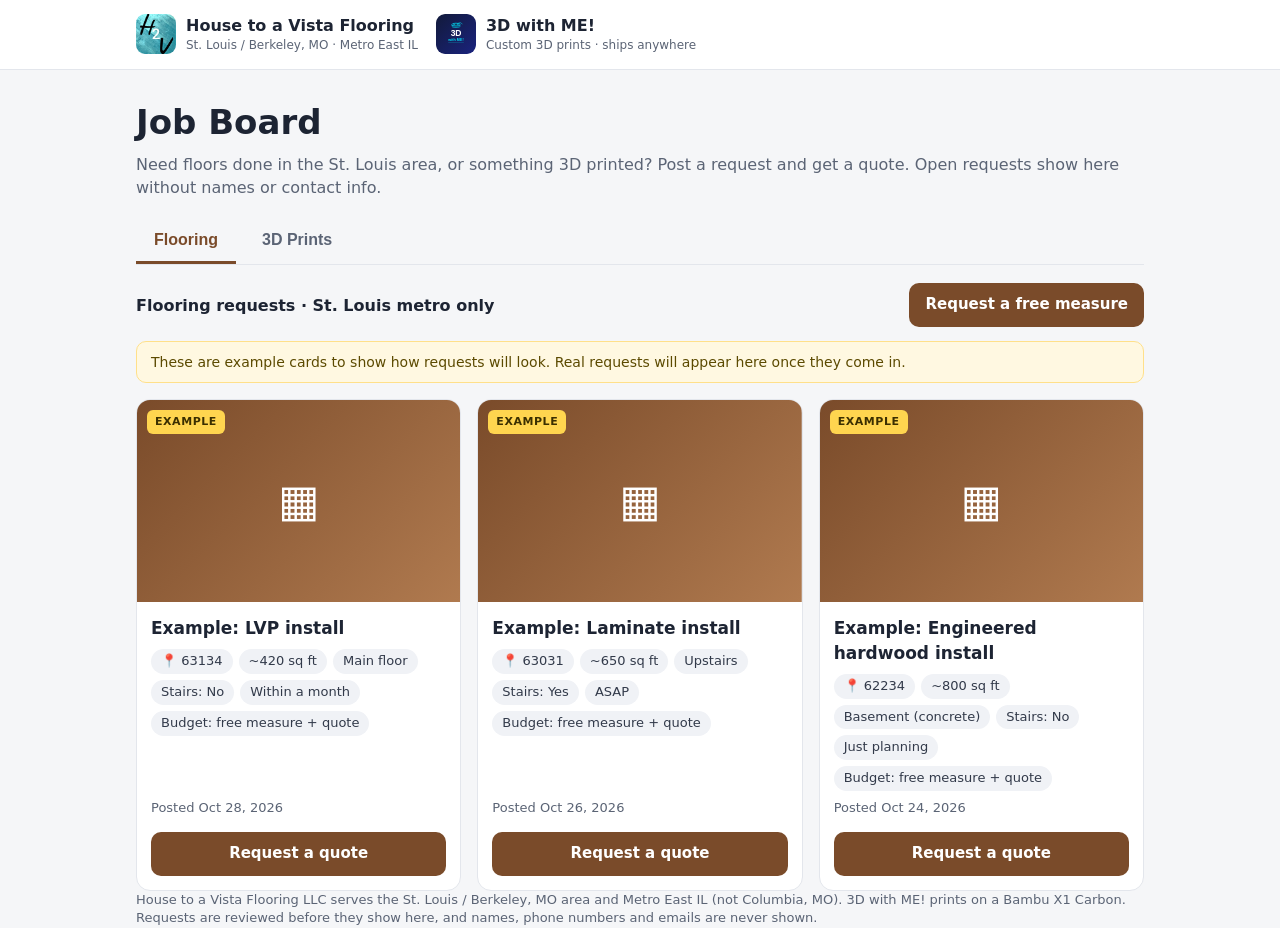
<file: index.html>
<!doctype html>
<html lang="en">
<head>
<meta charset="utf-8">
<meta name="viewport" content="width=device-width,initial-scale=1">
<title>Job Board | House to a Vista Flooring + 3D with ME!</title>
<meta name="description" content="Request flooring work in the St. Louis area or a custom 3D print. Open requests from House to a Vista Flooring and 3D with ME!">
<link rel="stylesheet" href="styles.css">
<link rel="icon" href="3dwithme-logo.svg">
</head>
<body>
<header class="site"><div class="wrap">
  <div class="brands">
    <a class="brand" href="flooring.html"><img src="h2v-logo.svg" alt="House to a Vista logo"><span>House to a Vista Flooring<small>St. Louis / Berkeley, MO · Metro East IL</small></span></a>
    <a class="brand" href="print.html"><img src="3dwithme-logo.svg" alt=""><span>3D with ME!<small>Custom 3D prints · ships anywhere</small></span></a>
  </div>
</div></header>

<main class="wrap">
  <h1>Job Board</h1>
  <p class="lede">Need floors done in the St. Louis area, or something 3D printed? Post a request and get a quote. Open requests show here without names or contact info.</p>

  <div class="tabs" role="tablist">
    <button class="tab t-floor" role="tab" id="tab-flooring" aria-controls="panel-flooring" aria-selected="true">Flooring</button>
    <button class="tab t-print" role="tab" id="tab-print" aria-controls="panel-print" aria-selected="false">3D Prints</button>
  </div>

  <section id="panel-flooring" role="tabpanel" aria-labelledby="tab-flooring">
    <div class="panel-head">
      <strong>Flooring requests · St. Louis metro only</strong>
      <a class="btn floor" href="flooring.html">Request a free measure</a>
    </div>
    <p class="note" id="note-flooring" hidden></p>
    <div class="grid" id="grid-flooring"></div>
  </section>

  <section id="panel-print" role="tabpanel" aria-labelledby="tab-print" hidden>
    <div class="panel-head">
      <strong>Custom 3D print requests · local pickup or shipped</strong>
      <a class="btn print" href="print.html">Request a custom print</a>
    </div>
    <p class="note" id="note-print" hidden></p>
    <div class="grid" id="grid-print"></div>
  </section>
</main>
<footer class="wrap">House to a Vista Flooring LLC serves the St. Louis / Berkeley, MO area and Metro East IL (not Columbia, MO). 3D with ME! prints on a Bambu X1 Carbon. Requests are reviewed before they show here, and names, phone numbers and emails are never shown.</footer>

<script src="config.js"></script>
<script src="board.js"></script>
</body>
</html>
</file>
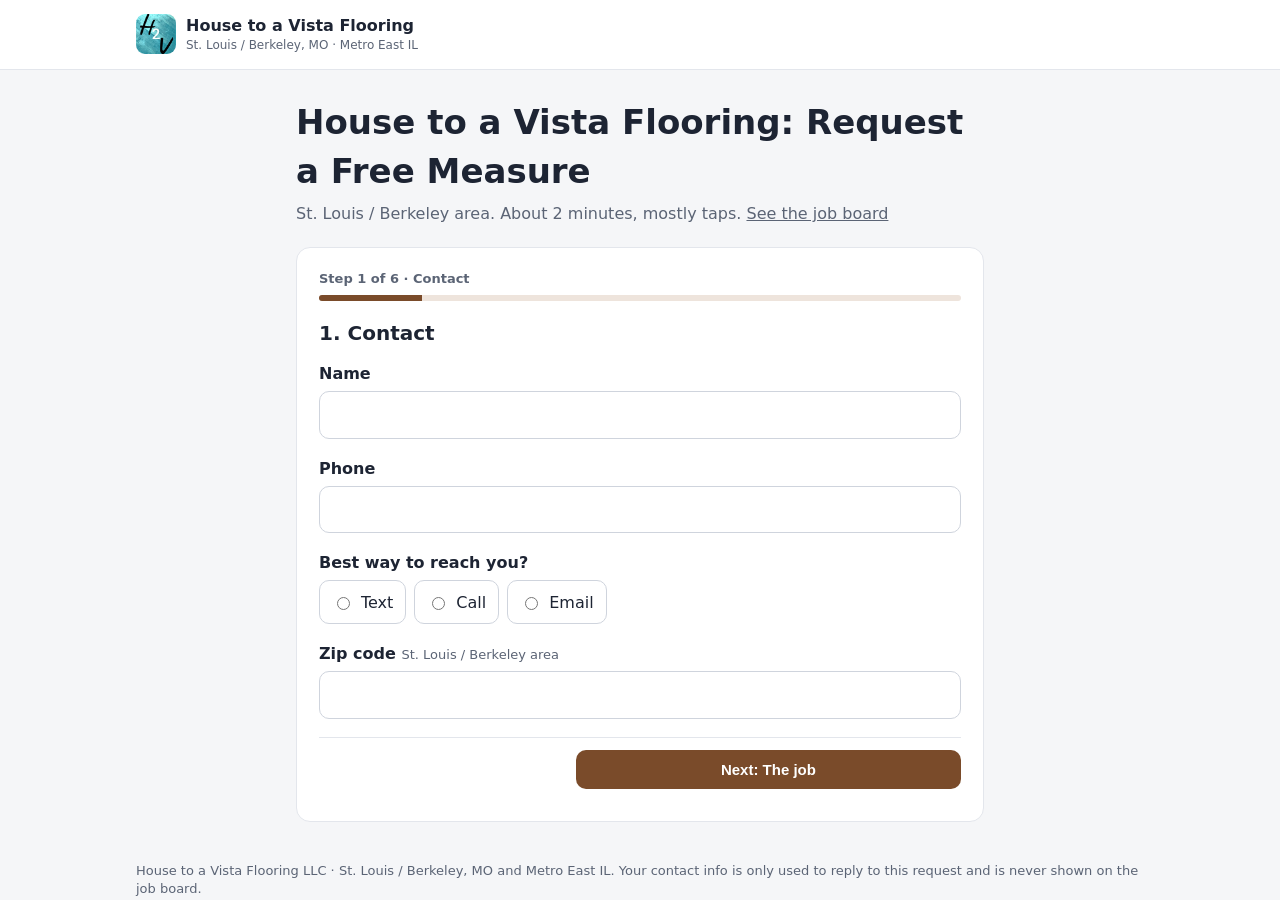
<file: flooring.html>
<!doctype html>
<html lang="en">
<head>
<meta charset="utf-8">
<meta name="viewport" content="width=device-width,initial-scale=1">
<title>House to a Vista Flooring: Request a Free Measure</title>
<link rel="stylesheet" href="styles.css">
<link rel="icon" type="image/png" href="[data-uri]">
</head>
<body>
<header class="site"><div class="wrap">
  <div class="brands">
    <a class="brand" href="index.html"><img src="h2v-logo.svg" alt="House to a Vista logo"><span>House to a Vista Flooring<small>St. Louis / Berkeley, MO · Metro East IL</small></span></a>
  </div>
</div></header>

<main class="wrap" style="max-width:720px">
  <h1>House to a Vista Flooring: Request a Free Measure</h1>
  <p class="lede">St. Louis / Berkeley area. About 2 minutes, mostly taps. <a href="index.html">See the job board</a></p>
  <form class="formcard wizard" id="f" data-kind="flooring" novalidate>
    <div class="hp" aria-hidden="true"><label>Website <input type="text" name="website" tabindex="-1" autocomplete="off"></label></div>
    <div class="progress" aria-live="polite"><div class="progress-text" id="progText">Step 1 of 6 · Contact</div><div class="bar"><span id="progBar" style="width:16%"></span></div></div>
<fieldset class="step" data-step="1" data-title="Contact"><legend>1. Contact</legend>
<div class="field"><label class="lbl" for="name">Name</label><input type="text" id="name" name="name" autocomplete="name" required><div class="err">Please enter your name.</div></div>
<div class="field"><label class="lbl" for="phone">Phone</label><input type="tel" id="phone" name="phone" autocomplete="tel" inputmode="tel" required><div class="err">Please enter a phone number with area code.</div></div>
<div class="field "><span class="lbl">Best way to reach you?</span><div class="choices"><label><input type="radio" name="contact" value="Text" required> Text</label><label><input type="radio" name="contact" value="Call"> Call</label><label><input type="radio" name="contact" value="Email"> Email</label></div><div class="err">Please pick one.</div></div>
<div class="field" id="emailField" hidden><label class="lbl" for="email">Email</label><input type="email" id="email" name="email" autocomplete="email"><div class="err">Please enter a valid email.</div></div>
<div class="field"><label class="lbl" for="zip">Zip code <span class="hint">St. Louis / Berkeley area</span></label><input type="text" id="zip" name="zip" inputmode="numeric" maxlength="5" autocomplete="postal-code" required><div class="err" id="ziperr">Please enter a 5-digit zip code.</div></div>
<div class="stepnav"><span></span><button type="button" class="btn floor" data-next>Next: The job</button></div></fieldset>
<fieldset class="step" data-step="2" data-title="The job" hidden><legend>2. The job</legend>
<div class="field "><span class="lbl">What new floor do you want? <span class="hint">Pick all that apply</span></span><div class="choices"><label><input type="checkbox" name="newFloor" value="Vinyl plank (LVP)" required> Vinyl plank (LVP)</label><label><input type="checkbox" name="newFloor" value="Vinyl tile (LVT)"> Vinyl tile (LVT)</label><label><input type="checkbox" name="newFloor" value="Laminate"> Laminate</label><label><input type="checkbox" name="newFloor" value="Engineered hardwood"> Engineered hardwood</label><label><input type="checkbox" name="newFloor" value="Solid hardwood"> Solid hardwood</label><label><input type="checkbox" name="newFloor" value="Ceramic or porcelain tile"> Ceramic or porcelain tile</label><label><input type="checkbox" name="newFloor" value="Not sure yet"> Not sure yet</label><label><input type="checkbox" name="newFloor" value="Removal or repair only"> Removal or repair only</label></div><div class="err">Pick at least one (or "Not sure yet").</div></div>
<div class="field"><label class="lbl" for="rooms">Rooms and approx. square feet</label><textarea id="rooms" name="rooms" required placeholder="e.g. Living room 15x18, hallway 3x12, kitchen about 150 sq ft"></textarea><div class="hint">Length x width per room is fine, or a guess. We measure for free.</div><div class="err">Please list the rooms (a guess is fine).</div></div>
<div class="field "><span class="lbl">What's on the floor now? <span class="hint">Pick all that apply</span></span><div class="choices"><label><input type="checkbox" name="currentFloor" value="Carpet" required> Carpet</label><label><input type="checkbox" name="currentFloor" value="Nailed-down hardwood"> Nailed-down hardwood</label><label><input type="checkbox" name="currentFloor" value="Glued-down floor (vinyl or wood)"> Glued-down floor (vinyl or wood)</label><label><input type="checkbox" name="currentFloor" value="Floating floor (clicks together: laminate or vinyl plank)"> Floating floor (clicks together: laminate or vinyl plank)</label><label><input type="checkbox" name="currentFloor" value="Tile"> Tile</label><label><input type="checkbox" name="currentFloor" value="Bare concrete or plywood"> Bare concrete or plywood</label><label><input type="checkbox" name="currentFloor" value="Not sure" data-exclusive="1"> Not sure</label></div><div class="err">Pick at least one (or "Not sure").</div></div>
<div class="field "><span class="lbl">Do we need to tear out the old floor?</span><div class="choices"><label><input type="radio" name="tearOut" value="Yes, all of it" required> Yes, all of it</label><label><input type="radio" name="tearOut" value="Some of it"> Some of it</label><label><input type="radio" name="tearOut" value="No, it&#x27;s already gone"> No, it&#x27;s already gone</label><label><input type="radio" name="tearOut" value="Not sure"> Not sure</label></div><div class="err">Please pick one.</div></div>
<div class="field "><span class="lbl">Which level? <span class="hint">Pick all that apply</span></span><div class="choices"><label><input type="checkbox" name="level" value="Main floor" required> Main floor</label><label><input type="checkbox" name="level" value="Upstairs"> Upstairs</label><label><input type="checkbox" name="level" value="Basement (concrete)"> Basement (concrete)</label><label><input type="checkbox" name="level" value="Not sure" data-exclusive="1"> Not sure</label></div><div class="err">Pick at least one (or "Not sure").</div></div>
<p class="softnote" id="basementNote" hidden>Heads up: solid hardwood can't go in basements because of moisture. Engineered hardwood or vinyl plank are great basement options, and we can talk it through at the measure.</p>
<div class="field "><span class="lbl">Any uneven, soft or bouncy spots? <span class="hint">(optional)</span></span><div class="choices"><label><input type="radio" name="uneven" value="No"> No</label><label><input type="radio" name="uneven" value="A little"> A little</label><label><input type="radio" name="uneven" value="Yes, noticeably"> Yes, noticeably</label><label><input type="radio" name="uneven" value="Not sure"> Not sure</label></div><div class="hint" style="margin-top:6px">Unexpected leveling may cost extra.</div></div>
<div class="stepnav"><button type="button" class="btn ghost" data-back>Back</button><button type="button" class="btn floor" data-next>Next: Stairs & trim</button></div></fieldset>
<fieldset class="step" data-step="3" data-title="Stairs & trim" hidden><legend>3. Stairs & trim</legend>
<div class="field "><span class="lbl">Any stairs getting new flooring?</span><div class="choices"><label><input type="radio" name="stairs" value="No" required> No</label><label><input type="radio" name="stairs" value="Yes"> Yes</label><label><input type="radio" name="stairs" value="Not sure"> Not sure</label></div><div class="err">Please pick one.</div></div>
<div class="field" id="stepsField" hidden><label class="lbl" for="steps">How many steps?</label><input type="number" id="steps" name="steps" min="1" max="60" inputmode="numeric" placeholder="e.g. 13"><div class="err">How many steps (a guess is fine)?</div></div>
<div class="field "><span class="lbl">Is there a step-down or a single top step that needs a nose piece? <span class="hint">(optional)</span></span><div class="choices"><label><input type="radio" name="nosing" value="Yes"> Yes</label><label><input type="radio" name="nosing" value="No"> No</label><label><input type="radio" name="nosing" value="Not sure"> Not sure</label></div><div class="hint" style="margin-top:6px">A nose piece is the rounded trim that covers the edge of a step.</div></div>
<div class="field "><span class="lbl">Doorways or openings where the new floor meets another floor <span class="hint">(optional)</span></span><div class="choices numrow"><input type="number" id="transitions" name="transitions" min="0" max="50" inputmode="numeric" placeholder="How many?"><label><input type="checkbox" name="transitionsNotSure" value="Not sure"> Not sure</label></div></div>
<div class="field "><span class="lbl">Baseboards</span><div class="choices"><label><input type="radio" name="baseboards" value="Keep mine" required> Keep mine</label><label><input type="radio" name="baseboards" value="Replace"> Replace</label><label><input type="radio" name="baseboards" value="Not sure"> Not sure</label></div><div class="err">Please pick one.</div></div>
<div class="field "><span class="lbl">Quarter-round <span class="hint">(optional)</span></span><div class="hint" style="margin-bottom:6px">Quarter-round is the small trim at the bottom of the baseboards that covers the gap at the floor's edge.</div><div class="choices"><label><input type="radio" name="quarterRound" value="None"> None</label><label><input type="radio" name="quarterRound" value="Painted white"> Painted white</label><label><input type="radio" name="quarterRound" value="Match the floor"> Match the floor</label><label><input type="radio" name="quarterRound" value="Not sure"> Not sure</label></div></div>
<div class="stepnav"><button type="button" class="btn ghost" data-back>Back</button><button type="button" class="btn floor" data-next>Next: Material & extras</button></div></fieldset>
<fieldset class="step" data-step="4" data-title="Material & extras" hidden><legend>4. Material & extras</legend>
<div class="field "><span class="lbl">Who's buying the flooring?</span><div class="choices"><label><input type="radio" name="whoBuys" value="I already have it" required> I already have it</label><label><input type="radio" name="whoBuys" value="I&#x27;ll pick it out, you buy it"> I&#x27;ll pick it out, you buy it</label><label><input type="radio" name="whoBuys" value="Recommend something for me"> Recommend something for me</label></div><div class="err">Please pick one.</div></div>
<div class="field" id="storeField" hidden><span class="lbl">Which store? <span class="hint">(optional)</span></span><div class="choices"><label><input type="radio" name="store" value="Home Depot"> Home Depot</label><label><input type="radio" name="store" value="Lowe&#x27;s"> Lowe&#x27;s</label><label><input type="radio" name="store" value="Floor &amp; Decor"> Floor &amp; Decor</label><label><input type="radio" name="store" value="Other"> Other</label></div></div>
<div class="field "><span class="lbl">Furniture pieces we need to move <span class="hint">(optional)</span></span><input type="number" id="furniture" name="furniture" min="0" max="100" inputmode="numeric" placeholder="e.g. 6 (0 if none)"><div class="hint" style="margin-top:6px">We can't move pianos, pool tables, or grandfather clocks.</div></div>
<div class="field "><span class="lbl">Any appliances to move? (fridge, stove, washer) <span class="hint">(optional)</span></span><div class="choices"><label><input type="radio" name="appliances" value="Yes"> Yes</label><label><input type="radio" name="appliances" value="No"> No</label><label><input type="radio" name="appliances" value="Not sure"> Not sure</label></div></div>
<div class="stepnav"><button type="button" class="btn ghost" data-back>Back</button><button type="button" class="btn floor" data-next>Next: Photos</button></div></fieldset>
<fieldset class="step" data-step="5" data-title="Photos" hidden><legend>5. Photos</legend>
<div class="field"><label class="lbl" for="photos">Photos <span class="hint">(up to 5, optional but they really help)</span></label><ul class="checklist"><li>A wide shot of each room from a corner</li><li>A close-up of the current floor</li><li>Doorways, or where it meets another floor</li><li>Stairs: from the bottom, plus a close-up of a step's edge</li><li>Any damage, soft spots or uneven areas</li></ul><input type="file" id="photos" name="photos" accept="image/*" multiple data-max="5"><div class="previews" id="photos-list"></div><div class="err">Up to 5 photos, please.</div></div>
<div class="field"><label class="lbl" for="notes">Anything else? <span class="hint">(optional)</span></label><textarea id="notes" name="notes" placeholder="Pets, parking, best days for the free measure..."></textarea></div>
<div class="stepnav"><button type="button" class="btn ghost" data-back>Back</button><button type="button" class="btn floor" data-next>Next: Timing</button></div></fieldset>
<fieldset class="step" data-step="6" data-title="Timing" hidden><legend>6. Timing</legend>
<div class="field "><span class="lbl">When do you want it done?</span><div class="choices"><label><input type="radio" name="timeline" value="ASAP" required> ASAP</label><label><input type="radio" name="timeline" value="Within a month"> Within a month</label><label><input type="radio" name="timeline" value="Just planning"> Just planning</label></div><div class="err">Please pick a timeline.</div></div>
<p class="closing">I'll text you back within a day.</p>
<div class="stepnav"><button type="button" class="btn ghost" data-back>Back</button><button type="submit" class="btn floor">Send request</button></div></fieldset>
    <div class="status" id="status"></div>
  </form>
</main>
<footer class="wrap">House to a Vista Flooring LLC · St. Louis / Berkeley, MO and Metro East IL. Your contact info is only used to reply to this request and is never shown on the job board.</footer>
<script src="config.js"></script>
<script src="flooring.js"></script>
</body>
</html>
</file>
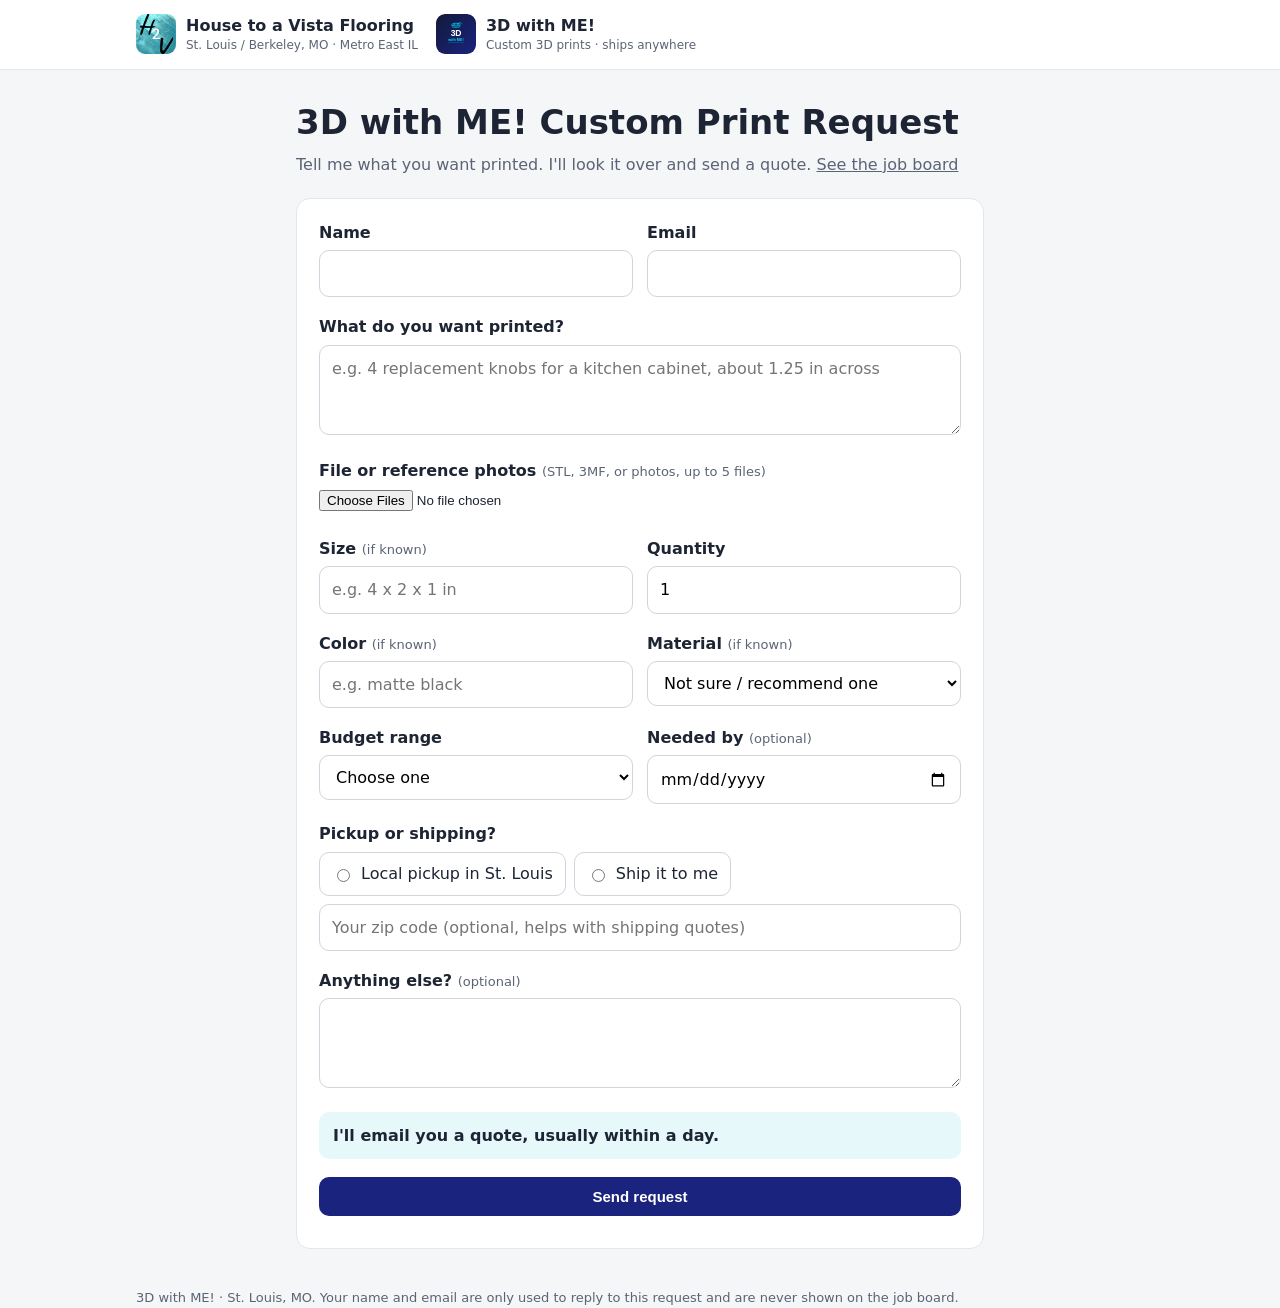
<file: print.html>
<!doctype html>
<html lang="en">
<head>
<meta charset="utf-8">
<meta name="viewport" content="width=device-width,initial-scale=1">
<title>3D with ME! Custom Print Request</title>
<link rel="stylesheet" href="styles.css">
<link rel="icon" href="3dwithme-logo.svg">
</head>
<body>
<header class="site"><div class="wrap">
  <div class="brands">
    <a class="brand" href="index.html"><img src="h2v-logo.svg" alt="House to a Vista logo"><span>House to a Vista Flooring<small>St. Louis / Berkeley, MO · Metro East IL</small></span></a>
    <a class="brand" href="index.html#print"><img src="3dwithme-logo.svg" alt=""><span>3D with ME!<small>Custom 3D prints · ships anywhere</small></span></a>
  </div>
</div></header>
<main class="wrap" style="max-width:720px">
  <h1>3D with ME! Custom Print Request</h1>
  <p class="lede">Tell me what you want printed. I'll look it over and send a quote. <a href="index.html#print">See the job board</a></p>
  <form class="formcard print-form" id="f" data-kind="print" novalidate>
    <div class="hp" aria-hidden="true"><label>Website <input type="text" name="website" tabindex="-1" autocomplete="off"></label></div>

    <div class="row2">
      <div class="field"><label class="lbl" for="name">Name</label>
        <input type="text" id="name" name="name" autocomplete="name" required><div class="err">Please enter your name.</div></div>
      <div class="field"><label class="lbl" for="email">Email</label>
        <input type="email" id="email" name="email" autocomplete="email" required><div class="err">Please enter a valid email.</div></div>
    </div>

    <div class="field"><label class="lbl" for="what">What do you want printed?</label>
      <textarea id="what" name="what" required placeholder="e.g. 4 replacement knobs for a kitchen cabinet, about 1.25 in across"></textarea><div class="err">Please describe what you want printed.</div></div>

    <div class="field"><label class="lbl" for="files">File or reference photos <span class="hint">(STL, 3MF, or photos, up to 5 files)</span></label>
      <input type="file" id="files" name="files" accept=".stl,.3mf,.obj,.step,.stp,image/*" multiple data-max="5">
      <div class="previews" id="files-list"></div><div class="err">Up to 5 files, 20 MB total.</div></div>

    <div class="row2">
      <div class="field"><label class="lbl" for="size">Size <span class="hint">(if known)</span></label>
        <input type="text" id="size" name="size" placeholder="e.g. 4 x 2 x 1 in"></div>
      <div class="field"><label class="lbl" for="quantity">Quantity</label>
        <input type="number" id="quantity" name="quantity" min="1" max="1000" value="1" required><div class="err">How many?</div></div>
    </div>
    <div class="row2">
      <div class="field"><label class="lbl" for="color">Color <span class="hint">(if known)</span></label>
        <input type="text" id="color" name="color" placeholder="e.g. matte black"></div>
      <div class="field"><label class="lbl" for="material">Material <span class="hint">(if known)</span></label>
        <select id="material" name="material">
          <option value="">Not sure / recommend one</option><option>PLA</option><option>PETG</option><option>ABS / ASA</option><option>TPU (flexible)</option><option>Carbon fiber blend</option>
        </select></div>
    </div>

    <div class="row2">
      <div class="field"><label class="lbl" for="budget">Budget range</label>
        <select id="budget" name="budget" required>
          <option value="">Choose one</option><option>Under $20</option><option>$20–$50</option><option>$50–$100</option><option>$100–$250</option><option>$250+</option><option>Not sure</option>
        </select><div class="err">Please pick a budget range.</div></div>
      <div class="field"><label class="lbl" for="neededBy">Needed by <span class="hint">(optional)</span></label>
        <input type="date" id="neededBy" name="neededBy"></div>
    </div>

    <div class="field"><span class="lbl">Pickup or shipping?</span>
      <div class="choices">
        <label><input type="radio" name="delivery" value="Local pickup in St. Louis" required> Local pickup in St. Louis</label>
        <label><input type="radio" name="delivery" value="Ship it to me"> Ship it to me</label>
      </div><div class="err">Please choose pickup or shipping.</div>
      <input type="text" name="zip" id="pzip" inputmode="numeric" maxlength="5" placeholder="Your zip code (optional, helps with shipping quotes)" style="margin-top:8px"></div>

    <div class="field"><label class="lbl" for="notes">Anything else? <span class="hint">(optional)</span></label>
      <textarea id="notes" name="notes"></textarea></div>

    <p class="closing">I'll email you a quote, usually within a day.</p>
    <button class="btn print" type="submit" style="width:100%">Send request</button>
    <div class="status" id="status"></div>
  </form>
</main>
<footer class="wrap">3D with ME! · St. Louis, MO. Your name and email are only used to reply to this request and are never shown on the job board.</footer>
<script src="config.js"></script>
<script src="forms.js"></script>
</body>
</html>
</file>
<file: styles.css>
:root{--ink:#1d2433;--muted:#5b6475;--bg:#f5f6f8;--card:#fff;--line:#e3e6ec;
--floor:#7a4b2a;--floor2:#b07a4f;--print:#1a237e;--print2:#00bcd4;--radius:14px}
*{box-sizing:border-box}
body{margin:0;font-family:system-ui,-apple-system,"Segoe UI",Roboto,Arial,sans-serif;color:var(--ink);background:var(--bg);line-height:1.45}
a{color:inherit}
.wrap{max-width:1040px;margin:0 auto;padding:0 16px}
header.site{background:#fff;border-bottom:1px solid var(--line)}
header.site .wrap{display:flex;align-items:center;gap:14px;padding:14px 16px;flex-wrap:wrap}
.brand{display:flex;align-items:center;gap:10px;text-decoration:none;font-weight:800}
.brand img,.brand .mark{width:40px;height:40px;border-radius:9px}
.mark.floor{background:linear-gradient(135deg,var(--floor),var(--floor2));display:grid;place-items:center;color:#fff;font-size:20px}
.brand small{display:block;font-weight:500;color:var(--muted);font-size:12px}
.brands{display:flex;gap:18px;flex-wrap:wrap}
h1{font-size:clamp(24px,4vw,34px);margin:28px 0 6px}
.lede{color:var(--muted);margin:0 0 20px}
.tabs{display:flex;gap:8px;border-bottom:1px solid var(--line);margin-bottom:18px}
.tab{appearance:none;border:0;background:none;padding:12px 18px;font-size:16px;font-weight:700;color:var(--muted);cursor:pointer;border-bottom:3px solid transparent}
.tab[aria-selected=true].t-floor{color:var(--floor);border-color:var(--floor)}
.tab[aria-selected=true].t-print{color:var(--print);border-color:var(--print2)}
.panel-head{display:flex;justify-content:space-between;align-items:center;gap:12px;flex-wrap:wrap;margin-bottom:14px}
.btn{display:inline-block;text-decoration:none;font-weight:700;border:0;border-radius:10px;padding:11px 16px;cursor:pointer;font-size:15px}
.btn.floor{background:var(--floor);color:#fff}
.btn.print{background:var(--print);color:#fff}
.btn.ghost{background:#fff;border:1px solid var(--line);color:var(--ink)}
.grid{display:grid;grid-template-columns:repeat(auto-fill,minmax(250px,1fr));gap:16px}
.card{background:var(--card);border:1px solid var(--line);border-radius:var(--radius);overflow:hidden;display:flex;flex-direction:column}
.card .ph{aspect-ratio:16/10;background:#ddd center/cover no-repeat;position:relative;display:grid;place-items:center;font-size:44px;color:#fff}
.ph.floor{background-image:linear-gradient(135deg,var(--floor),var(--floor2))}
.ph.print{background-image:linear-gradient(135deg,var(--print),var(--print2))}
.badge{position:absolute;top:10px;left:10px;background:#ffd54f;color:#3b2f00;font-size:11px;font-weight:800;letter-spacing:.05em;text-transform:uppercase;padding:4px 8px;border-radius:6px}
.card .body{padding:14px;display:flex;flex-direction:column;gap:8px;flex:1}
.card h3{margin:0;font-size:17px}
.meta{display:flex;flex-wrap:wrap;gap:6px}
.chip{font-size:13px;background:#f0f2f6;border-radius:999px;padding:3px 10px;color:#323a4a}
.card .date{color:var(--muted);font-size:13px;margin-top:auto}
.card .btn{text-align:center;margin-top:6px}
.note{background:#fff8e1;border:1px solid #ffe08a;color:#5c4a00;border-radius:10px;padding:10px 14px;font-size:14px;margin:0 0 16px}
footer{color:var(--muted);font-size:13px;padding:30px 0 40px}
/* forms */
.formcard{background:#fff;border:1px solid var(--line);border-radius:var(--radius);padding:22px;margin:22px 0 40px}
.field{margin:0 0 18px}
.lbl{display:block;font-weight:700;margin-bottom:6px}
.hint{color:var(--muted);font-size:13px;font-weight:400}
input[type=text],input[type=tel],input[type=email],input[type=number],input[type=date],select,textarea{width:100%;font:inherit;padding:11px 12px;border:1px solid #cfd4dd;border-radius:10px;background:#fff}
textarea{min-height:90px}
input:focus,select:focus,textarea:focus{outline:2px solid #8ab4f8;border-color:transparent}
.choices{display:flex;flex-wrap:wrap;gap:8px}
.choices label{display:flex;align-items:center;gap:8px;border:1px solid #cfd4dd;border-radius:10px;padding:9px 12px;cursor:pointer;background:#fff}
.choices input{accent-color:var(--floor)}
.print-form .choices input{accent-color:var(--print)}
.row2{display:grid;grid-template-columns:1fr 1fr;gap:14px}
@media(max-width:560px){.row2{grid-template-columns:1fr}}
.err{color:#b3261e;font-size:13px;margin-top:6px;display:none}
.field.bad .err{display:block}
.field.bad input,.field.bad select,.field.bad textarea{border-color:#b3261e}
.closing{background:#f3ece6;border-radius:10px;padding:12px 14px;font-weight:700;margin:6px 0 18px}
.print-form .closing{background:#e7f8fb}
.hp{position:absolute;left:-9999px;width:1px;height:1px;overflow:hidden}
.thanks{text-align:center;padding:30px 10px}
.thanks h2{margin:0 0 8px}
.previews{display:flex;gap:8px;flex-wrap:wrap;margin-top:8px}
.previews span{font-size:12px;background:#f0f2f6;border-radius:8px;padding:4px 8px}
.status{margin-top:10px;font-size:14px}
/* step-by-step form */
fieldset.step{border:0;margin:0;padding:0;min-width:0}
fieldset.step legend{font-size:20px;font-weight:800;margin:0 0 14px;padding:0}
.progress{margin:0 0 18px}
.progress-text{font-size:13px;color:var(--muted);font-weight:600;margin-bottom:6px}
.bar{height:6px;background:#eee4dc;border-radius:99px;overflow:hidden}
.bar span{display:block;height:100%;background:var(--floor);transition:width .25s}
.stepnav{display:flex;justify-content:space-between;gap:10px;margin-top:14px;padding-top:12px;border-top:1px solid var(--line)}
.stepnav .btn{flex:1;max-width:60%}
.stepnav .btn.ghost{flex:0 0 auto}
.choices label{min-height:44px}
.choices label:has(input:checked){border-color:var(--floor);background:#f6eee8;font-weight:600}
.print-form .choices label:has(input:checked){border-color:var(--print);background:#e8eaf8}
.choices.numrow{align-items:center}
.choices.numrow input[type=number]{width:140px}
.softnote{background:#eef6ff;border:1px solid #c7defa;color:#1f3b5c;border-radius:10px;padding:10px 14px;font-size:14px;margin:-6px 0 18px}
.checklist{margin:4px 0 12px;padding-left:20px;color:#323a4a;font-size:14px}
.checklist li{margin:3px 0}
.field > .hint{display:block;margin-top:6px}
</file>
